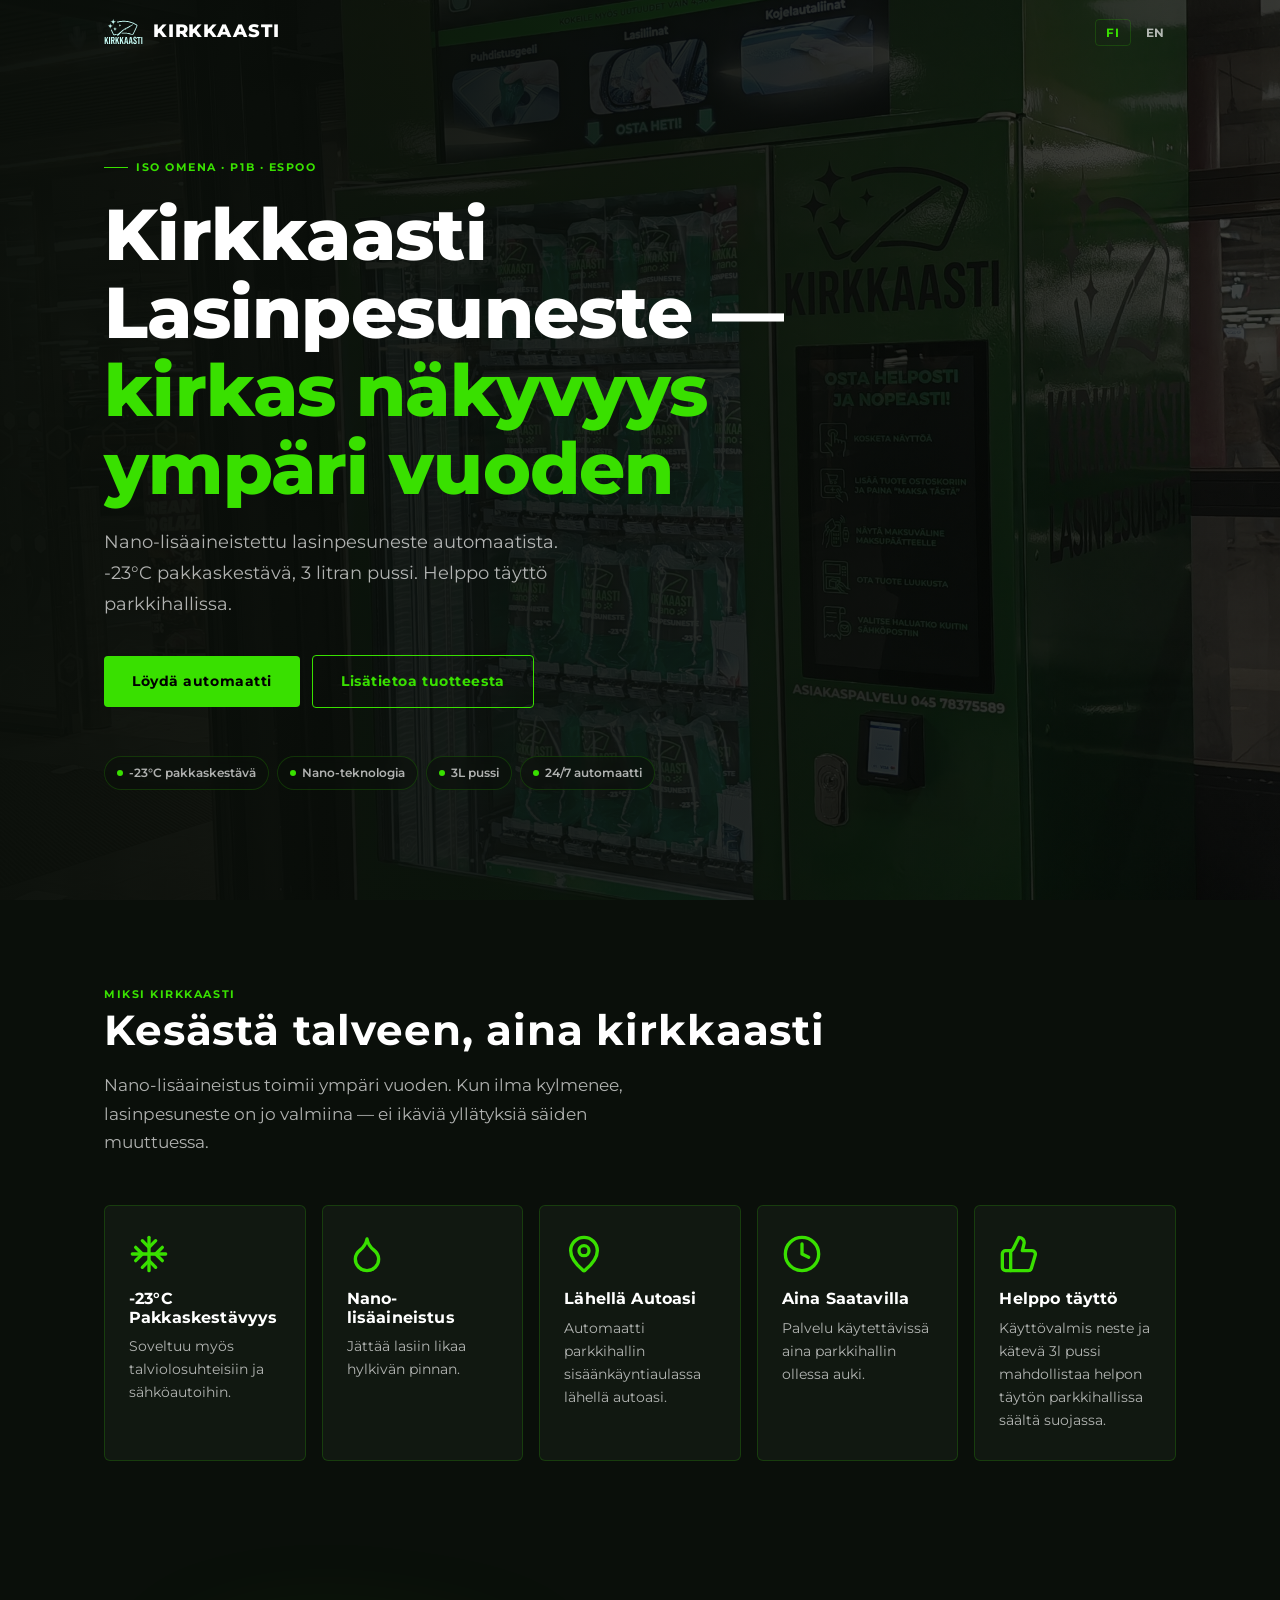
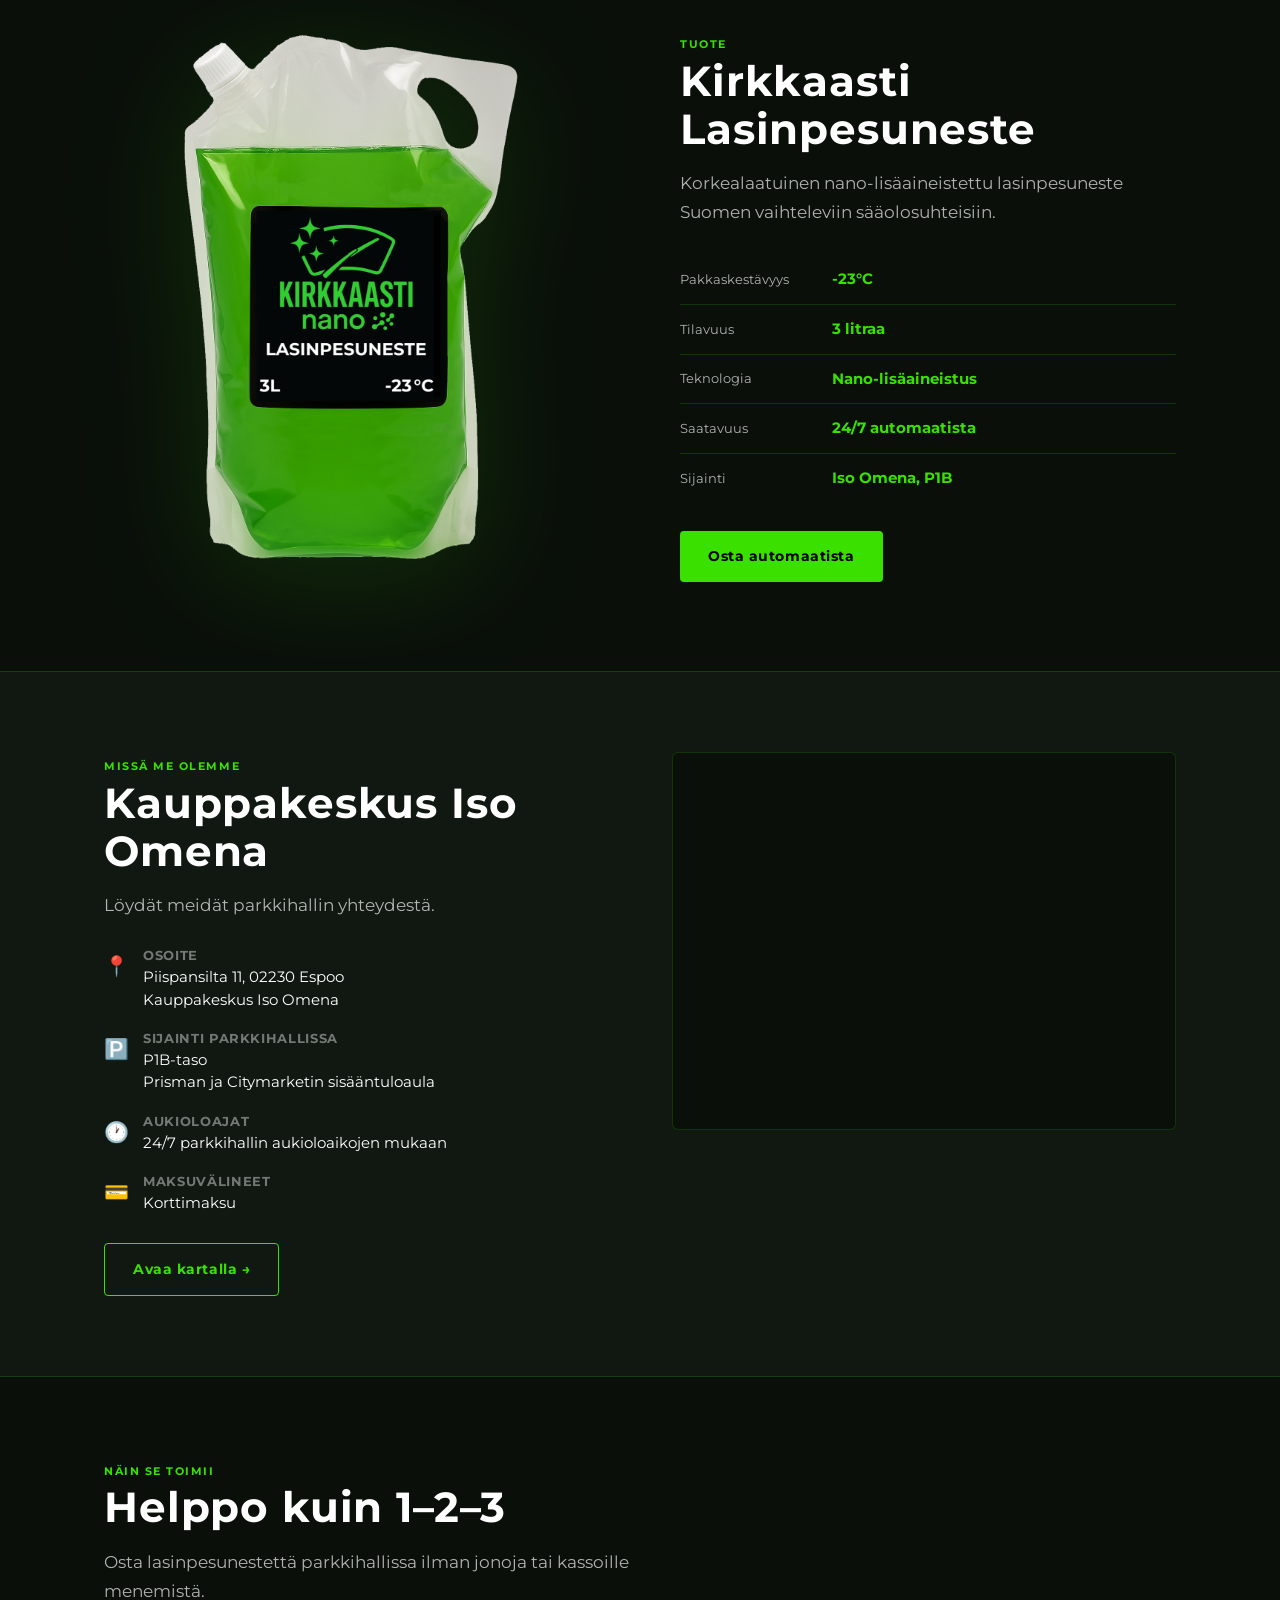
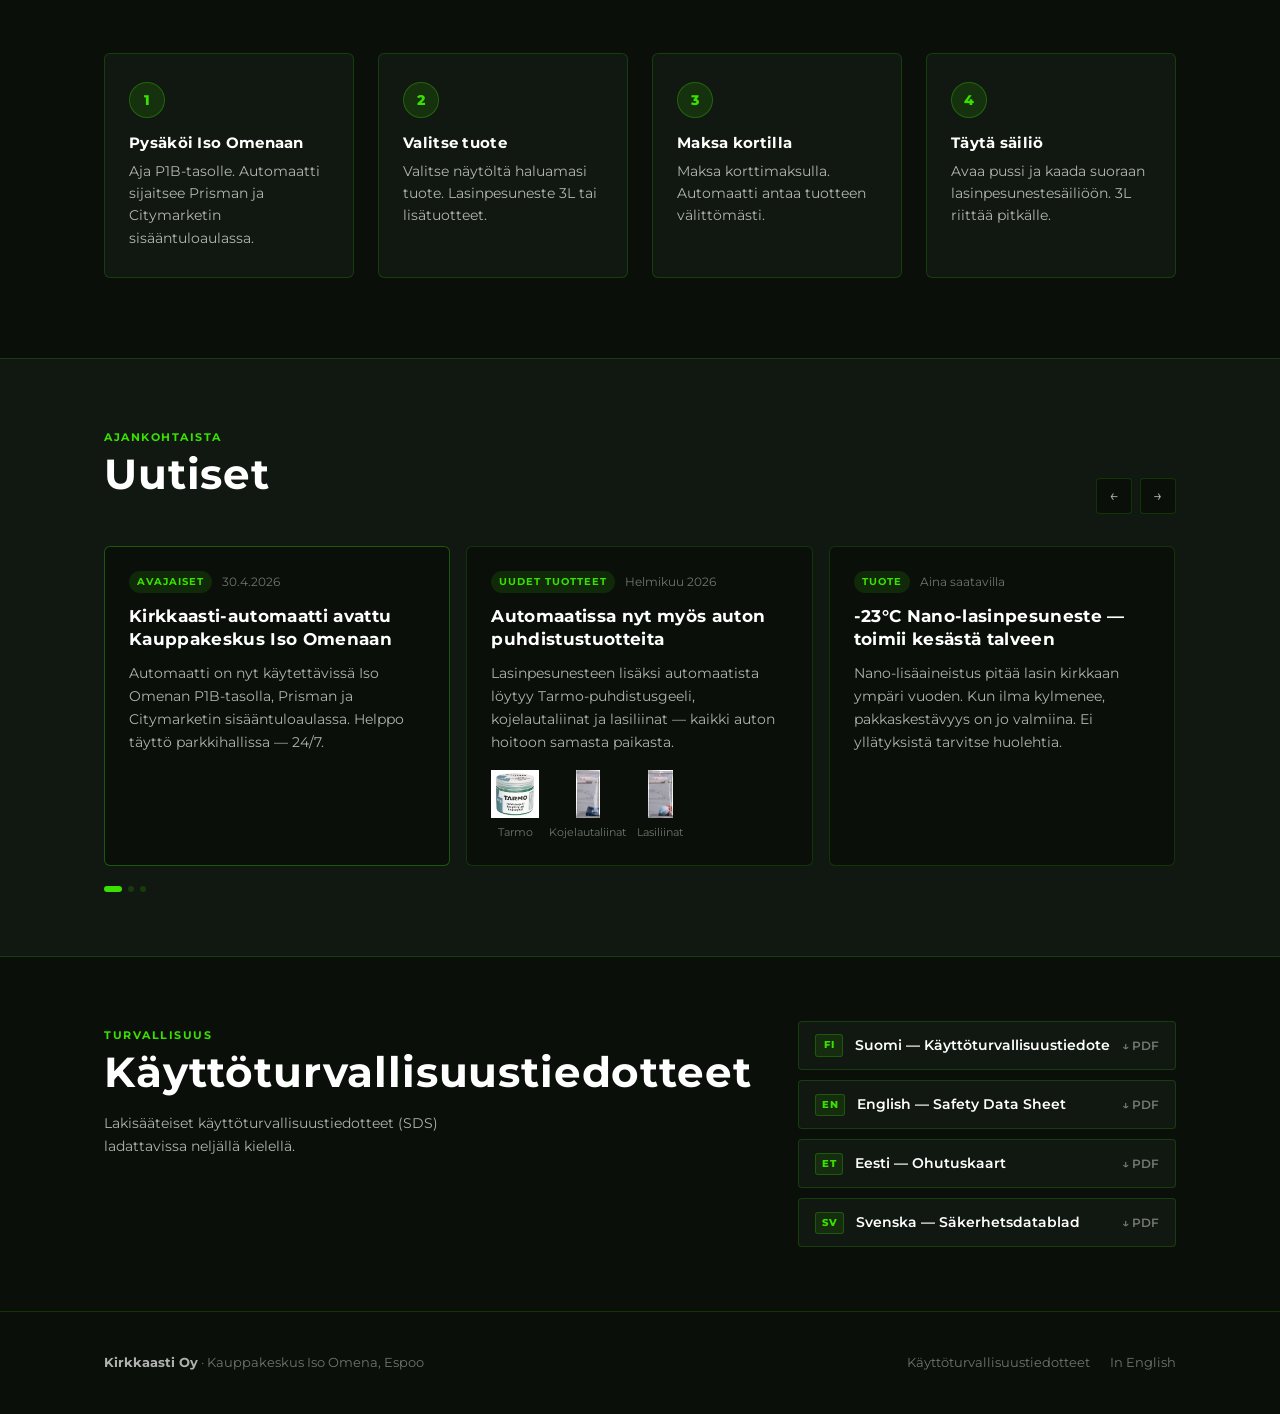
<file: index.html>
<!DOCTYPE html>
<html lang="fi">
<head>
  <meta charset="UTF-8">
  <meta name="viewport" content="width=device-width, initial-scale=1.0">

  <title>Kirkkaasti Lasinpesuneste | Automaatista Iso Omenassa | -23°C Nano</title>
  <meta name="description" content="Kirkkaasti lasinpesuneste automaatista Kauppakeskus Iso Omenassa, P1B-taso. Nano-lisäaineistettu, -23°C pakkaskestävä, 3L pussi. Helppo täyttö parkkihallissa 24/7.">
  <meta name="keywords" content="lasinpesuneste, lasinpesuneste automaatti, kirkkaasti, iso omena, nano lasinpesuneste, pakkaskestävä lasinpesuneste, -23 astetta">
  <meta name="author" content="Kirkkaasti">
  <link rel="canonical" href="https://kirkkaasti.fi/">

  <!-- Open Graph -->
  <meta property="og:type" content="website">
  <meta property="og:url" content="https://kirkkaasti.fi/">
  <meta property="og:title" content="Kirkkaasti Lasinpesuneste | Automaatista Iso Omenassa">
  <meta property="og:description" content="Lasinpesuneste automaatista Kauppakeskus Iso Omenassa. Nano-lisäaineistettu, -23°C pakkaskestävä. Helppo täyttö 24/7.">
  <meta property="og:image" content="https://kirkkaasti.fi/images/hero-automaatti.jpg">
  <meta property="og:image:width" content="1080">
  <meta property="og:image:height" content="1440">
  <meta property="og:locale" content="fi_FI">
  <meta property="og:locale:alternate" content="en_GB">
  <meta property="og:site_name" content="Kirkkaasti">

  <!-- Twitter Card -->
  <meta name="twitter:card" content="summary_large_image">
  <meta name="twitter:title" content="Kirkkaasti Lasinpesuneste | Automaatista Iso Omenassa">
  <meta name="twitter:description" content="Lasinpesuneste automaatista Iso Omenassa. Nano, -23°C, 24/7.">
  <meta name="twitter:image" content="https://kirkkaasti.fi/images/hero-automaatti.jpg">

  <!-- Alternate language -->
  <link rel="alternate" hreflang="fi" href="https://kirkkaasti.fi/">
  <link rel="alternate" hreflang="en" href="https://kirkkaasti.fi/index.en.html">
  <link rel="alternate" hreflang="x-default" href="https://kirkkaasti.fi/">

  <!-- Favicon + Apple Touch Icon -->
  <link rel="icon" type="image/svg+xml" href="favicon.svg">
  <link rel="icon" href="favicon.ico" sizes="any">
  <link rel="icon" type="image/png" href="favicon.png">
  <link rel="apple-touch-icon" href="favicon.png">

  <!-- Fonts -->
  <link rel="preconnect" href="https://fonts.googleapis.com">
  <link rel="preconnect" href="https://fonts.gstatic.com" crossorigin>
  <link href="https://fonts.googleapis.com/css2?family=Montserrat:wght@400;500;600;700;800&display=swap" rel="stylesheet">

  <link rel="stylesheet" href="css/style.css">

  <!-- Structured Data -->
  <script type="application/ld+json">
  {
    "@context": "https://schema.org",
    "@type": "Product",
    "name": "Kirkkaasti Lasinpesuneste",
    "description": "Nano-lisäaineistettu lasinpesuneste -23°C pakkaskestävyydellä. Korkealaatuinen koostumus Suomen vaihteleviin sääolosuhteisiin.",
    "brand": { "@type": "Brand", "name": "Kirkkaasti" },
    "offers": {
      "@type": "Offer",
      "availability": "https://schema.org/InStock",
      "priceCurrency": "EUR"
    },
    "aggregateRating": {
      "@type": "AggregateRating",
      "ratingValue": "5",
      "reviewCount": "1"
    },
    "additionalProperty": [
      { "@type": "PropertyValue", "name": "Pakkaskestävyys", "value": "-23°C" },
      { "@type": "PropertyValue", "name": "Tilavuus", "value": "3 litraa" },
      { "@type": "PropertyValue", "name": "Teknologia", "value": "Nano-lisäaineistus" }
    ]
  }
  </script>
  <script type="application/ld+json">
  {
    "@context": "https://schema.org",
    "@type": "LocalBusiness",
    "name": "Kirkkaasti Automaatti – Iso Omena",
    "description": "Lasinpesuneste automaatti Kauppakeskus Iso Omenan P1B-tason parkkihallissa, Prisman ja Citymarketin sisääntuloaulassa.",
    "url": "https://kirkkaasti.fi/",
    "image": "https://kirkkaasti.fi/images/hero-automaatti.jpg",
    "address": {
      "@type": "PostalAddress",
      "streetAddress": "Piispansilta 11",
      "addressLocality": "Espoo",
      "postalCode": "02230",
      "addressCountry": "FI"
    },
    "geo": {
      "@type": "GeoCoordinates",
      "latitude": 60.1608,
      "longitude": 24.7378
    },
    "openingHoursSpecification": {
      "@type": "OpeningHoursSpecification",
      "dayOfWeek": ["Monday","Tuesday","Wednesday","Thursday","Friday","Saturday","Sunday"],
      "opens": "00:00",
      "closes": "23:59"
    },
    "priceRange": "€"
  }
  </script>
  <script type="application/ld+json">
  {
    "@context": "https://schema.org",
    "@type": "FAQPage",
    "mainEntity": [
      {
        "@type": "Question",
        "name": "Missä Kirkkaasti automaatti sijaitsee?",
        "acceptedAnswer": {
          "@type": "Answer",
          "text": "Kirkkaasti automaatti sijaitsee Kauppakeskus Iso Omenan P1B-tason parkkihallissa, Prisman ja Citymarketin sisääntuloaulassa. Osoite: Piispansilta 11, 02230 Espoo."
        }
      },
      {
        "@type": "Question",
        "name": "Mikä on lasinpesunesteen pakkaskestävyys?",
        "acceptedAnswer": {
          "@type": "Answer",
          "text": "Kirkkaasti lasinpesuneste kestää -23°C pakkasta, joten se soveltuu Suomen talviolosuhteisiin."
        }
      },
      {
        "@type": "Question",
        "name": "Kuinka suuri pussi lasinpesunestettä on?",
        "acceptedAnswer": {
          "@type": "Answer",
          "text": "Lasinpesuneste toimitetaan kätevästi 3 litran pussissa."
        }
      },
      {
        "@type": "Question",
        "name": "Milloin automaatti on auki?",
        "acceptedAnswer": {
          "@type": "Answer",
          "text": "Automaatti on käytettävissä 24/7 parkkihallin aukioloaikojen mukaan."
        }
      }
    ]
  }
  </script>

  <!-- Google Analytics -->
  <script async src="https://www.googletagmanager.com/gtag/js?id=G-QR4JTTKKS5"></script>
  <script>
    window.dataLayer = window.dataLayer || [];
    function gtag(){dataLayer.push(arguments);}
    gtag('js', new Date());
    gtag('config', 'G-QR4JTTKKS5');
  </script>
</head>
<body>

  <!-- HEADER -->
  <header id="site-header">
    <div class="header-inner">
      <a href="#" class="logo">
        <img src="images/logo.svg" alt="Kirkkaasti logo">
        <span class="logo-text">Kirkkaasti</span>
      </a>
      <div class="lang-switch">
        <button class="lang-btn active" onclick="window.location.href='index.html'">FI</button>
        <button class="lang-btn" onclick="window.location.href='index.en.html'">EN</button>
      </div>
    </div>
  </header>

  <main>

    <!-- HERO -->
    <section class="hero">
      <div class="hero-bg">
        <img src="images/hero-automaatti.jpg" alt="Kirkkaasti lasinpesuneste automaatti Iso Omenassa">
      </div>
      <div class="hero-content">
        <div class="hero-eyebrow">Iso Omena · P1B · Espoo</div>
        <h1>Kirkkaasti Lasinpesuneste —<br><span>kirkas näkyvyys ympäri vuoden</span></h1>
        <p class="hero-sub">
          Nano-lisäaineistettu lasinpesuneste automaatista. -23°C pakkaskestävä,
          3 litran pussi. Helppo täyttö parkkihallissa.
        </p>
        <div class="hero-cta">
          <a href="#sijainti" class="btn btn-primary">Löydä automaatti</a>
          <a href="#tuote" class="btn btn-outline">Lisätietoa tuotteesta</a>
        </div>
        <div class="hero-badges">
          <span class="badge"><span class="dot"></span>-23°C pakkaskestävä</span>
          <span class="badge"><span class="dot"></span>Nano-teknologia</span>
          <span class="badge"><span class="dot"></span>3L pussi</span>
          <span class="badge"><span class="dot"></span>24/7 automaatti</span>
        </div>
      </div>
    </section>

    <!-- FEATURES -->
    <section class="features">
      <div class="container">
        <div class="reveal">
          <span class="section-label">Miksi Kirkkaasti</span>
          <h2 class="section-title">Kesästä talveen, aina kirkkaasti</h2>
          <p class="section-lead">Nano-lisäaineistus toimii ympäri vuoden. Kun ilma kylmenee, lasinpesuneste on jo valmiina — ei ikäviä yllätyksiä säiden muuttuessa.</p>
        </div>
        <div class="features-grid">
          <div class="feature-card reveal">
            <div class="feature-icon">
              <svg xmlns="http://www.w3.org/2000/svg" viewBox="0 0 24 24" fill="none" stroke="currentColor" stroke-width="2" stroke-linecap="round" stroke-linejoin="round"><line x1="2" x2="22" y1="12" y2="12"/><line x1="12" x2="12" y1="2" y2="22"/><path d="m20 16-4-4 4-4"/><path d="m4 8 4 4-4 4"/><path d="m16 4-4 4-4-4"/><path d="m8 20 4-4 4 4"/></svg>
            </div>
            <h3>-23°C Pakkaskestävyys</h3>
            <p>Soveltuu myös talviolosuhteisiin ja sähköautoihin.</p>
          </div>
          <div class="feature-card reveal">
            <div class="feature-icon">
              <svg xmlns="http://www.w3.org/2000/svg" viewBox="0 0 24 24" fill="none" stroke="currentColor" stroke-width="2" stroke-linecap="round" stroke-linejoin="round"><path d="M12 22a7 7 0 0 0 7-7c0-2-1-3.9-3-5.5s-3.5-4-4-6.5c-.5 2.5-2 4.9-4 6.5C6 11.1 5 13 5 15a7 7 0 0 0 7 7z"/></svg>
            </div>
            <h3>Nano-lisäaineistus</h3>
            <p>Jättää lasiin likaa hylkivän pinnan.</p>
          </div>
          <div class="feature-card reveal">
            <div class="feature-icon">
              <svg xmlns="http://www.w3.org/2000/svg" viewBox="0 0 24 24" fill="none" stroke="currentColor" stroke-width="2" stroke-linecap="round" stroke-linejoin="round"><path d="M20 10c0 4.993-5.539 10.193-7.399 11.799a1 1 0 0 1-1.202 0C9.539 20.193 4 14.993 4 10a8 8 0 0 1 16 0"/><circle cx="12" cy="10" r="3"/></svg>
            </div>
            <h3>Lähellä Autoasi</h3>
            <p>Automaatti parkkihallin sisäänkäyntiaulassa lähellä autoasi.</p>
          </div>
          <div class="feature-card reveal">
            <div class="feature-icon">
              <svg xmlns="http://www.w3.org/2000/svg" viewBox="0 0 24 24" fill="none" stroke="currentColor" stroke-width="2" stroke-linecap="round" stroke-linejoin="round"><circle cx="12" cy="12" r="10"/><polyline points="12 6 12 12 16 14"/></svg>
            </div>
            <h3>Aina Saatavilla</h3>
            <p>Palvelu käytettävissä aina parkkihallin ollessa auki.</p>
          </div>
          <div class="feature-card reveal">
            <div class="feature-icon">
              <svg xmlns="http://www.w3.org/2000/svg" viewBox="0 0 24 24" fill="none" stroke="currentColor" stroke-width="2" stroke-linecap="round" stroke-linejoin="round"><path d="M7 10v12"/><path d="M15 5.88 14 10h5.83a2 2 0 0 1 1.92 2.56l-2.33 8A2 2 0 0 1 17.5 22H4a2 2 0 0 1-2-2v-8a2 2 0 0 1 2-2h2.76a2 2 0 0 0 1.79-1.11L12 2a3.13 3.13 0 0 1 3 3.88Z"/></svg>
            </div>
            <h3>Helppo täyttö</h3>
            <p>Käyttövalmis neste ja kätevä 3l pussi mahdollistaa helpon täytön parkkihallissa säältä suojassa.</p>
          </div>
        </div>
      </div>
    </section>

    <!-- PRODUCT -->
    <section class="product" id="tuote">
      <div class="container">
        <div class="product-inner">
          <div class="product-image reveal">
            <img src="images/pussi.png" alt="Kirkkaasti lasinpesuneste 3L pussi">
          </div>
          <div class="product-info reveal">
            <span class="section-label">Tuote</span>
            <h2 class="section-title">Kirkkaasti Lasinpesuneste</h2>
            <p class="section-lead">Korkealaatuinen nano-lisäaineistettu lasinpesuneste Suomen vaihteleviin sääolosuhteisiin.</p>
            <ul class="product-specs">
              <li>
                <span class="spec-label">Pakkaskestävyys</span>
                <span class="spec-value">-23°C</span>
              </li>
              <li>
                <span class="spec-label">Tilavuus</span>
                <span class="spec-value">3 litraa</span>
              </li>
              <li>
                <span class="spec-label">Teknologia</span>
                <span class="spec-value">Nano-lisäaineistus</span>
              </li>
              <li>
                <span class="spec-label">Saatavuus</span>
                <span class="spec-value">24/7 automaatista</span>
              </li>
              <li>
                <span class="spec-label">Sijainti</span>
                <span class="spec-value">Iso Omena, P1B</span>
              </li>
            </ul>
            <a href="#sijainti" class="btn btn-primary">Osta automaatista</a>
          </div>
        </div>
      </div>
    </section>

    <!-- LOCATION -->
    <section class="location" id="sijainti">
      <div class="container">
        <div class="location-inner">
          <div class="reveal">
            <span class="section-label">Missä me olemme</span>
            <h2 class="section-title">Kauppakeskus Iso Omena</h2>
            <p class="section-lead">Löydät meidät parkkihallin yhteydestä.</p>
            <div class="location-details">
              <div class="location-item">
                <span class="location-item-icon">📍</span>
                <div>
                  <h4>Osoite</h4>
                  <p>Piispansilta 11, 02230 Espoo<br>Kauppakeskus Iso Omena</p>
                </div>
              </div>
              <div class="location-item">
                <span class="location-item-icon">🅿️</span>
                <div>
                  <h4>Sijainti parkkihallissa</h4>
                  <p>P1B-taso<br>Prisman ja Citymarketin sisääntuloaula</p>
                </div>
              </div>
              <div class="location-item">
                <span class="location-item-icon">🕐</span>
                <div>
                  <h4>Aukioloajat</h4>
                  <p>24/7 parkkihallin aukioloaikojen mukaan</p>
                </div>
              </div>
              <div class="location-item">
                <span class="location-item-icon">💳</span>
                <div>
                  <h4>Maksuvälineet</h4>
                  <p>Korttimaksu</p>
                </div>
              </div>
            </div>
            <a href="https://maps.app.goo.gl/jNwi1XPRo1dgmxSBA" target="_blank" rel="noopener" class="btn btn-outline">Avaa kartalla →</a>
          </div>
          <div class="map-container reveal">
            <iframe
              src="https://www.google.com/maps/embed?pb=!1m18!1m12!1m3!1d1984.5!2d24.7378!3d60.1608!2m3!1f0!2f0!3f0!3m2!1i1024!2i768!4f13.1!3m3!1m2!1s0x468df5e4a3f2c0b7%3A0x1234567890!2sIso+Omena%2C+Piispansilta+11%2C+Espoo!5e0!3m2!1sfi!2sfi!4v1746000000000!5m2!1sfi!2sfi"
              allowfullscreen=""
              loading="lazy"
              referrerpolicy="no-referrer-when-downgrade"
              title="Kirkkaasti automaatti – Iso Omena kartta">
            </iframe>
          </div>
        </div>
      </div>
    </section>

    <!-- HOW IT WORKS -->
    <section class="how" id="kayttoohje">
      <div class="container">
        <div class="reveal">
          <span class="section-label">Näin se toimii</span>
          <h2 class="section-title">Helppo kuin 1–2–3</h2>
          <p class="section-lead">Osta lasinpesunestettä parkkihallissa ilman jonoja tai kassoille menemistä.</p>
        </div>
        <div class="steps">
          <div class="step reveal">
            <h3>Pysäköi Iso Omenaan</h3>
            <p>Aja P1B-tasolle. Automaatti sijaitsee Prisman ja Citymarketin sisääntuloaulassa.</p>
          </div>
          <div class="step reveal">
            <h3>Valitse tuote</h3>
            <p>Valitse näytöltä haluamasi tuote. Lasinpesuneste 3L tai lisätuotteet.</p>
          </div>
          <div class="step reveal">
            <h3>Maksa kortilla</h3>
            <p>Maksa korttimaksulla. Automaatti antaa tuotteen välittömästi.</p>
          </div>
          <div class="step reveal">
            <h3>Täytä säiliö</h3>
            <p>Avaa pussi ja kaada suoraan lasinpesunestesäiliöön. 3L riittää pitkälle.</p>
          </div>
        </div>
      </div>
    </section>

    <!-- AJANKOHTAISTA -->
    <section class="ajankohtaista" id="ajankohtaista">
      <div class="container">
        <div class="ajankohtaista-header reveal">
          <div>
            <span class="section-label">Ajankohtaista</span>
            <h2 class="section-title">Uutiset</h2>
          </div>
          <div class="news-nav" aria-label="Selaa uutisia">
            <button class="news-nav-btn" id="news-prev" aria-label="Edellinen">&#8592;</button>
            <button class="news-nav-btn" id="news-next" aria-label="Seuraava">&#8594;</button>
          </div>
        </div>
        <div class="news-track-wrap reveal">
          <div class="news-track" id="news-track">

            <article class="news-card featured">
              <div class="news-card-meta">
                <span class="news-card-tag">Avajaiset</span>
                <span class="news-card-date">30.4.2026</span>
              </div>
              <h3>Kirkkaasti-automaatti avattu Kauppakeskus Iso Omenaan</h3>
              <p>Automaatti on nyt käytettävissä Iso Omenan P1B-tasolla, Prisman ja Citymarketin sisääntuloaulassa. Helppo täyttö parkkihallissa — 24/7.</p>
            </article>

            <article class="news-card">
              <div class="news-card-meta">
                <span class="news-card-tag">Uudet tuotteet</span>
                <span class="news-card-date">Helmikuu 2026</span>
              </div>
              <h3>Automaatissa nyt myös auton puhdistustuotteita</h3>
              <p>Lasinpesunesteen lisäksi automaatista löytyy Tarmo-puhdistusgeeli, kojelautaliinat ja lasiliinat — kaikki auton hoitoon samasta paikasta.</p>
              <div class="news-card-products">
                <div class="news-card-product">
                  <img src="images/tarmo.png" alt="Tarmo">
                  <span>Tarmo</span>
                </div>
                <div class="news-card-product">
                  <img src="images/kojelautaliinat.png" alt="Kojelautaliinat">
                  <span>Kojelautaliinat</span>
                </div>
                <div class="news-card-product">
                  <img src="images/lasiliinat.png" alt="Lasiliinat">
                  <span>Lasiliinat</span>
                </div>
              </div>
            </article>

            <article class="news-card">
              <div class="news-card-meta">
                <span class="news-card-tag">Tuote</span>
                <span class="news-card-date">Aina saatavilla</span>
              </div>
              <h3>-23°C Nano-lasinpesuneste — toimii kesästä talveen</h3>
              <p>Nano-lisäaineistus pitää lasin kirkkaan ympäri vuoden. Kun ilma kylmenee, pakkaskestävyys on jo valmiina. Ei yllätyksistä tarvitse huolehtia.</p>
            </article>

          </div>
        </div>
        <div class="news-dots" id="news-dots" aria-label="Uutisten navigointi"></div>
      </div>
    </section>

    <!-- KTT -->
    <section class="ktt" id="ktt">
      <div class="container">
        <div class="ktt-inner">
          <div class="ktt-text reveal">
            <span class="section-label">Turvallisuus</span>
            <h2 class="section-title">Käyttöturvallisuustiedotteet</h2>
            <p>Lakisääteiset käyttöturvallisuustiedotteet (SDS) ladattavissa neljällä kielellä.</p>
          </div>
          <div class="ktt-links reveal">
            <a href="ktt/SDS_FIN.pdf" class="ktt-link" target="_blank" rel="noopener">
              <span class="ktt-link-flag">FI</span>
              Suomi — Käyttöturvallisuustiedote
              <span class="ktt-link-arrow">↓ PDF</span>
            </a>
            <a href="ktt/SDS_ENG.pdf" class="ktt-link" target="_blank" rel="noopener">
              <span class="ktt-link-flag">EN</span>
              English — Safety Data Sheet
              <span class="ktt-link-arrow">↓ PDF</span>
            </a>
            <a href="ktt/SDS_EST.pdf" class="ktt-link" target="_blank" rel="noopener">
              <span class="ktt-link-flag">ET</span>
              Eesti — Ohutuskaart
              <span class="ktt-link-arrow">↓ PDF</span>
            </a>
            <a href="ktt/SDS_SWE.pdf" class="ktt-link" target="_blank" rel="noopener">
              <span class="ktt-link-flag">SV</span>
              Svenska — Säkerhetsdatablad
              <span class="ktt-link-arrow">↓ PDF</span>
            </a>
          </div>
        </div>
      </div>
    </section>

  </main>

  <!-- FOOTER -->
  <footer>
    <div class="container">
      <div class="footer-inner">
        <div class="footer-brand">
          <strong>Kirkkaasti Oy</strong> · Kauppakeskus Iso Omena, Espoo
        </div>
        <nav class="footer-links">
          <a href="#ktt">Käyttöturvallisuustiedotteet</a>
          <a href="index.en.html">In English</a>
        </nav>
      </div>
    </div>
  </footer>

  <script src="js/main.js"></script>
</body>
</html>
</file>
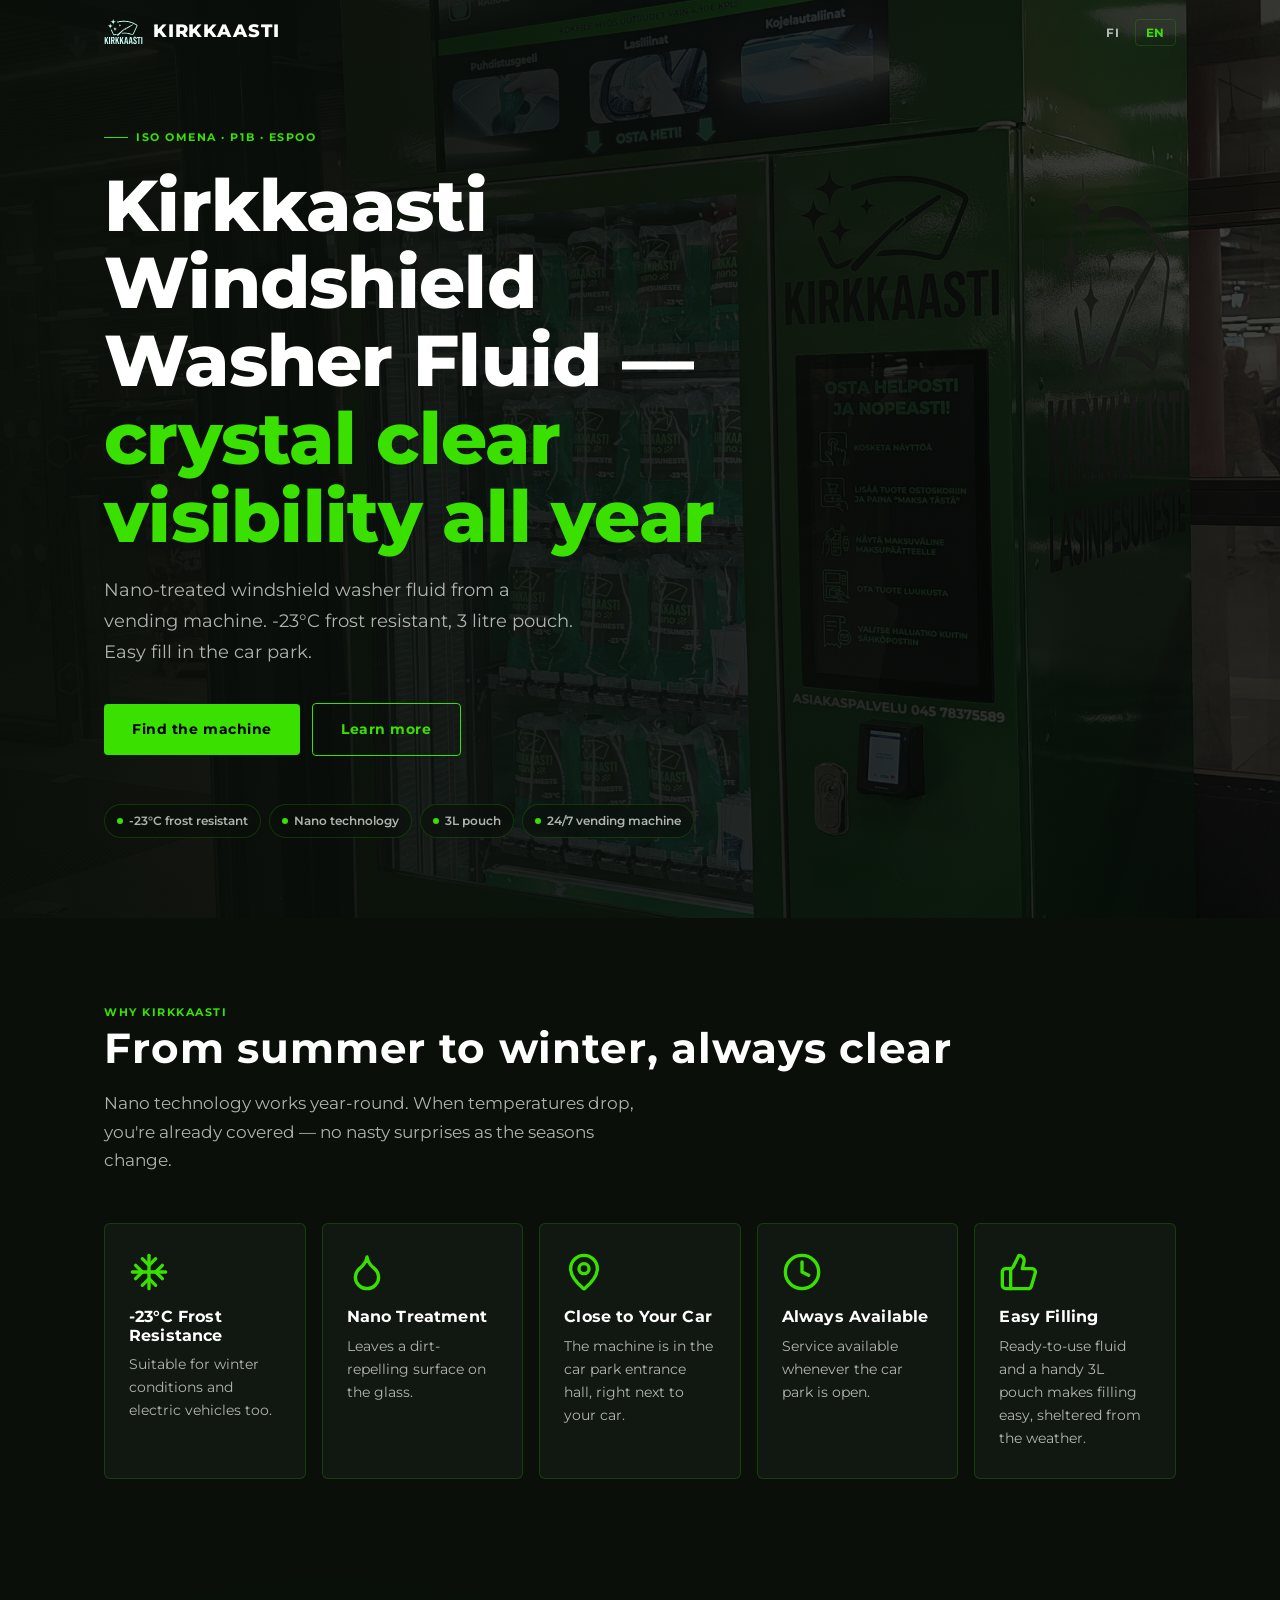
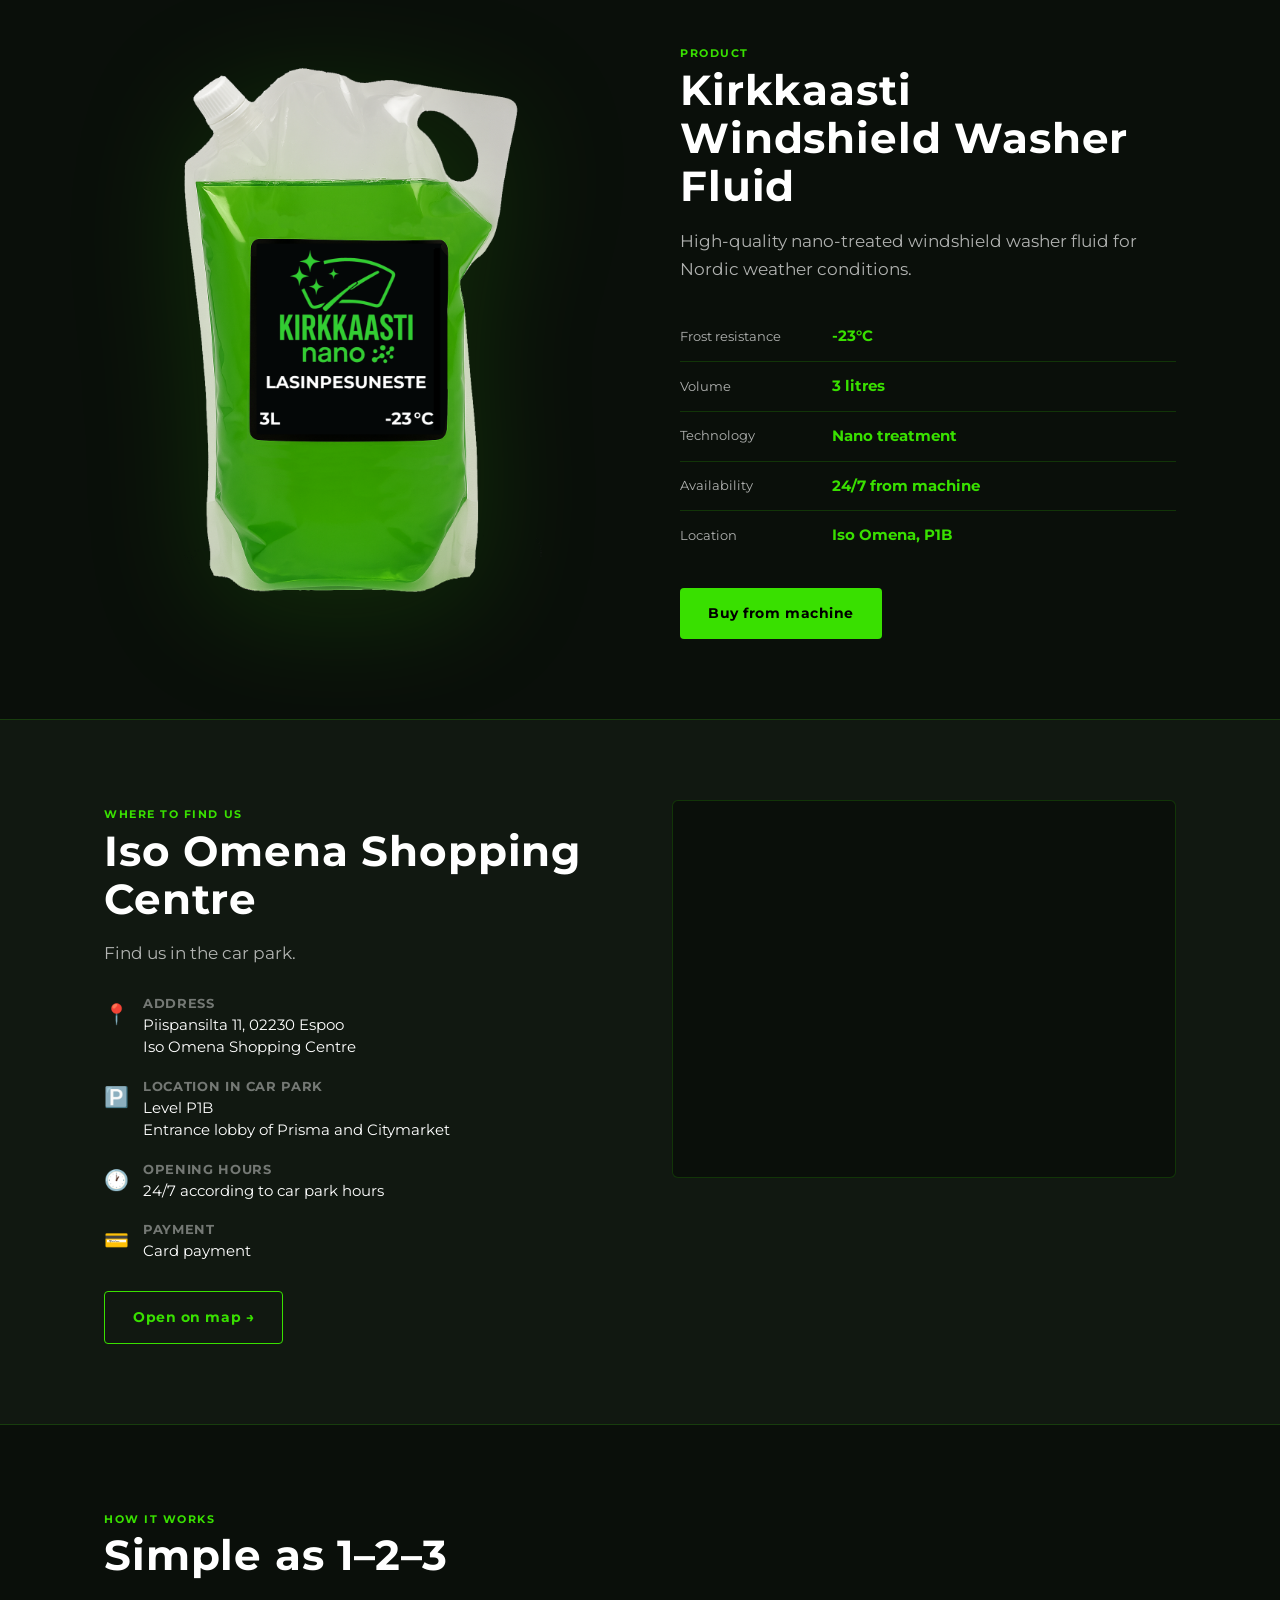
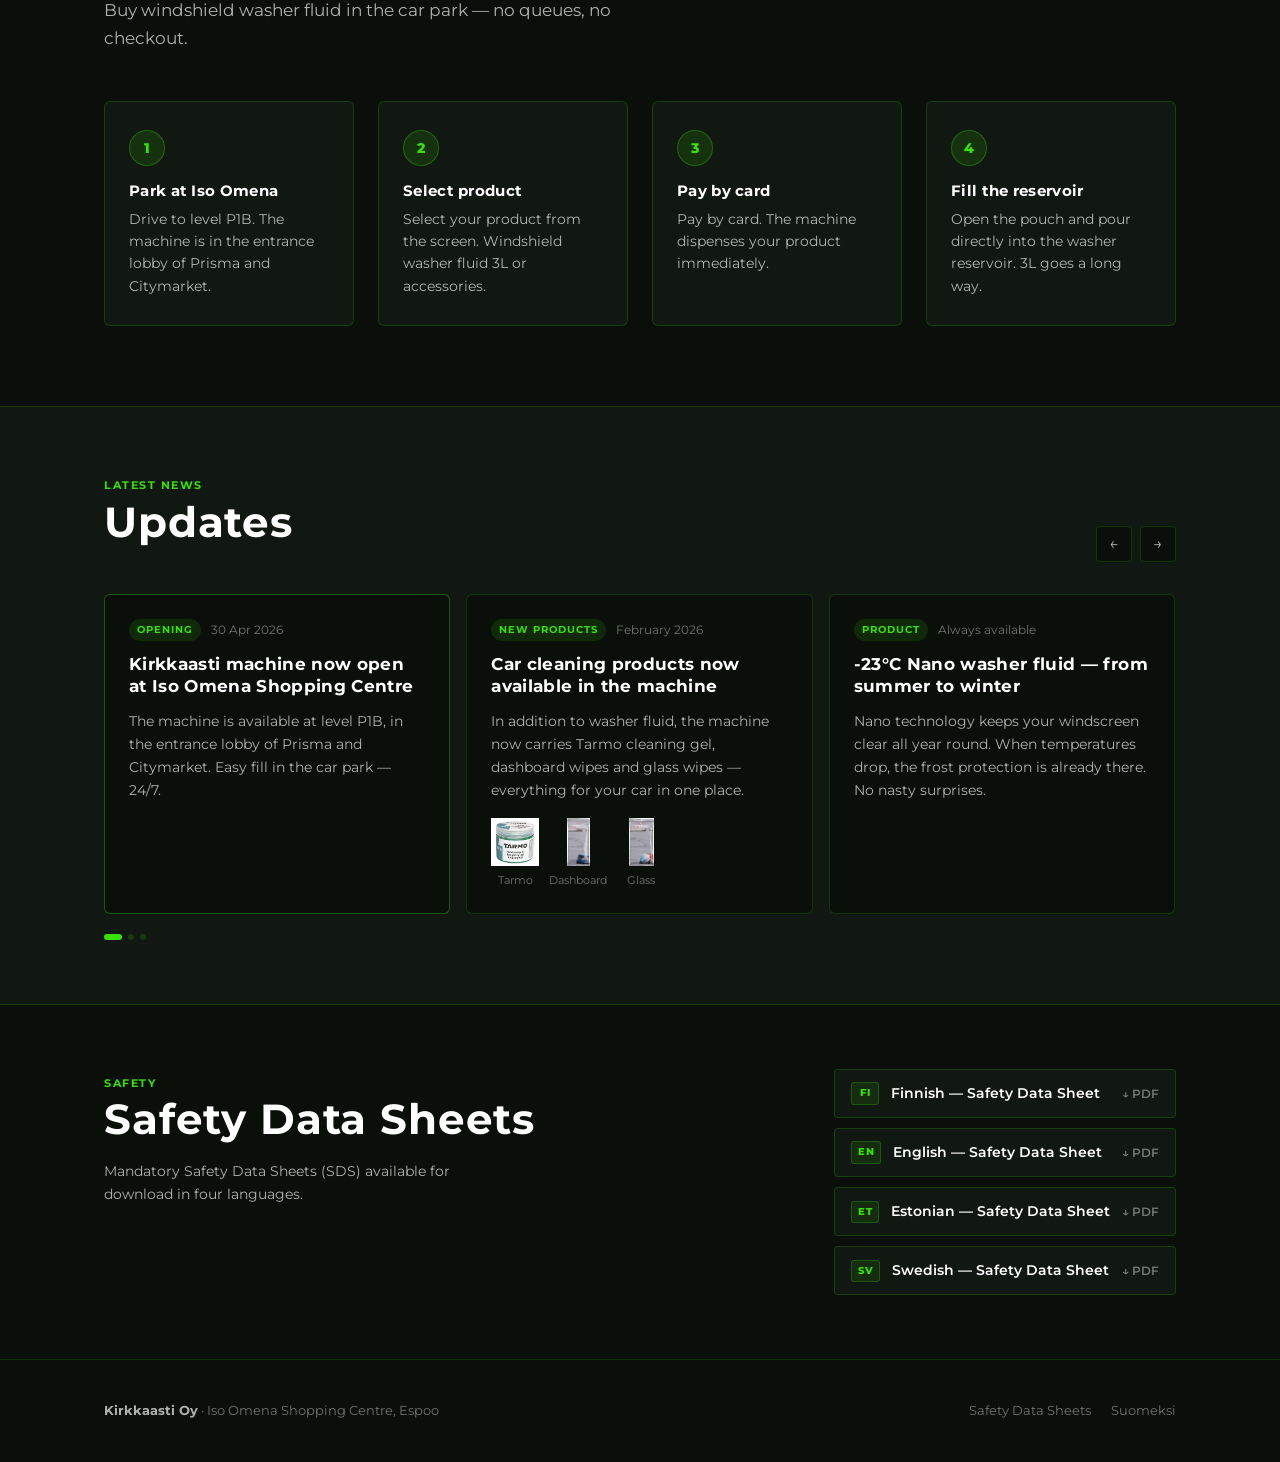
<file: index.en.html>
<!DOCTYPE html>
<html lang="en">
<head>
  <meta charset="UTF-8">
  <meta name="viewport" content="width=device-width, initial-scale=1.0">

  <title>Kirkkaasti Windshield Washer Fluid | Vending Machine at Iso Omena | -23°C Nano</title>
  <meta name="description" content="Kirkkaasti windshield washer fluid from a vending machine at Iso Omena Shopping Centre, level P1B. Nano-treated, -23°C frost resistant, 3L pouch. Easy fill in the car park 24/7.">
  <meta name="keywords" content="windshield washer fluid, washer fluid machine, kirkkaasti, iso omena, nano washer fluid, frost resistant washer, -23 degrees">
  <meta name="author" content="Kirkkaasti">
  <link rel="canonical" href="https://kirkkaasti.fi/index.en.html">

  <!-- Open Graph -->
  <meta property="og:type" content="website">
  <meta property="og:url" content="https://kirkkaasti.fi/index.en.html">
  <meta property="og:title" content="Kirkkaasti Windshield Washer Fluid | Vending Machine at Iso Omena">
  <meta property="og:description" content="Windshield washer fluid from a vending machine at Iso Omena Shopping Centre. Nano-treated, -23°C frost resistant. Easy fill 24/7.">
  <meta property="og:image" content="https://kirkkaasti.fi/images/hero-automaatti.jpg">
  <meta property="og:image:width" content="1080">
  <meta property="og:image:height" content="1440">
  <meta property="og:locale" content="en_GB">
  <meta property="og:locale:alternate" content="fi_FI">
  <meta property="og:site_name" content="Kirkkaasti">

  <!-- Twitter Card -->
  <meta name="twitter:card" content="summary_large_image">
  <meta name="twitter:title" content="Kirkkaasti Windshield Washer Fluid | Vending Machine at Iso Omena">
  <meta name="twitter:description" content="Windshield washer fluid from a vending machine at Iso Omena. Nano, -23°C, 24/7.">
  <meta name="twitter:image" content="https://kirkkaasti.fi/images/hero-automaatti.jpg">

  <!-- Alternate language -->
  <link rel="alternate" hreflang="fi" href="https://kirkkaasti.fi/">
  <link rel="alternate" hreflang="en" href="https://kirkkaasti.fi/index.en.html">
  <link rel="alternate" hreflang="x-default" href="https://kirkkaasti.fi/">

  <!-- Favicon + Apple Touch Icon -->
  <link rel="icon" type="image/svg+xml" href="favicon.svg">
  <link rel="icon" href="favicon.ico" sizes="any">
  <link rel="icon" type="image/png" href="favicon.png">
  <link rel="apple-touch-icon" href="favicon.png">

  <!-- Fonts -->
  <link rel="preconnect" href="https://fonts.googleapis.com">
  <link rel="preconnect" href="https://fonts.gstatic.com" crossorigin>
  <link href="https://fonts.googleapis.com/css2?family=Montserrat:wght@400;500;600;700;800&display=swap" rel="stylesheet">

  <link rel="stylesheet" href="css/style.css">

  <!-- Structured Data -->
  <script type="application/ld+json">
  {
    "@context": "https://schema.org",
    "@type": "Product",
    "name": "Kirkkaasti Windshield Washer Fluid",
    "description": "Nano-treated windshield washer fluid with -23°C frost resistance. High-quality formula for Nordic weather conditions.",
    "brand": { "@type": "Brand", "name": "Kirkkaasti" },
    "offers": {
      "@type": "Offer",
      "availability": "https://schema.org/InStock",
      "priceCurrency": "EUR"
    },
    "aggregateRating": {
      "@type": "AggregateRating",
      "ratingValue": "5",
      "reviewCount": "1"
    },
    "additionalProperty": [
      { "@type": "PropertyValue", "name": "Frost resistance", "value": "-23°C" },
      { "@type": "PropertyValue", "name": "Volume", "value": "3 litres" },
      { "@type": "PropertyValue", "name": "Technology", "value": "Nano treatment" }
    ]
  }
  </script>
  <script type="application/ld+json">
  {
    "@context": "https://schema.org",
    "@type": "LocalBusiness",
    "name": "Kirkkaasti Machine – Iso Omena",
    "description": "Windshield washer fluid vending machine at Iso Omena Shopping Centre, level P1B car park, in the entrance lobby of Prisma and Citymarket.",
    "url": "https://kirkkaasti.fi/index.en.html",
    "image": "https://kirkkaasti.fi/images/hero-automaatti.jpg",
    "address": {
      "@type": "PostalAddress",
      "streetAddress": "Piispansilta 11",
      "addressLocality": "Espoo",
      "postalCode": "02230",
      "addressCountry": "FI"
    },
    "geo": {
      "@type": "GeoCoordinates",
      "latitude": 60.1608,
      "longitude": 24.7378
    },
    "openingHoursSpecification": {
      "@type": "OpeningHoursSpecification",
      "dayOfWeek": ["Monday","Tuesday","Wednesday","Thursday","Friday","Saturday","Sunday"],
      "opens": "00:00",
      "closes": "23:59"
    },
    "priceRange": "€"
  }
  </script>
  <script type="application/ld+json">
  {
    "@context": "https://schema.org",
    "@type": "FAQPage",
    "mainEntity": [
      {
        "@type": "Question",
        "name": "Where is the Kirkkaasti vending machine located?",
        "acceptedAnswer": {
          "@type": "Answer",
          "text": "The Kirkkaasti vending machine is located at Iso Omena Shopping Centre, level P1B car park, in the entrance lobby of Prisma and Citymarket. Address: Piispansilta 11, 02230 Espoo."
        }
      },
      {
        "@type": "Question",
        "name": "What is the frost resistance of the windshield washer fluid?",
        "acceptedAnswer": {
          "@type": "Answer",
          "text": "Kirkkaasti windshield washer fluid is resistant to -23°C frost, making it suitable for Nordic winter conditions."
        }
      },
      {
        "@type": "Question",
        "name": "How large is the windshield washer fluid pouch?",
        "acceptedAnswer": {
          "@type": "Answer",
          "text": "The windshield washer fluid is conveniently supplied in a 3 litre pouch."
        }
      },
      {
        "@type": "Question",
        "name": "When is the vending machine open?",
        "acceptedAnswer": {
          "@type": "Answer",
          "text": "The vending machine is available 24/7 according to the car park opening hours."
        }
      }
    ]
  }
  </script>

  <!-- Google Analytics -->
  <script async src="https://www.googletagmanager.com/gtag/js?id=G-QR4JTTKKS5"></script>
  <script>
    window.dataLayer = window.dataLayer || [];
    function gtag(){dataLayer.push(arguments);}
    gtag('js', new Date());
    gtag('config', 'G-QR4JTTKKS5');
  </script>
</head>
<body>

  <!-- HEADER -->
  <header id="site-header">
    <div class="header-inner">
      <a href="#" class="logo">
        <img src="images/logo.svg" alt="Kirkkaasti logo">
        <span class="logo-text">Kirkkaasti</span>
      </a>
      <div class="lang-switch">
        <button class="lang-btn" onclick="window.location.href='index.html'">FI</button>
        <button class="lang-btn active" onclick="window.location.href='index.en.html'">EN</button>
      </div>
    </div>
  </header>

  <main>

    <!-- HERO -->
    <section class="hero">
      <div class="hero-bg">
        <img src="images/hero-automaatti.jpg" alt="Kirkkaasti windshield washer fluid vending machine at Iso Omena">
      </div>
      <div class="hero-content">
        <div class="hero-eyebrow">ISO OMENA · P1B · ESPOO</div>
        <h1>Kirkkaasti Windshield Washer Fluid —<br><span>crystal clear visibility all year</span></h1>
        <p class="hero-sub">
          Nano-treated windshield washer fluid from a vending machine. -23°C frost resistant,
          3 litre pouch. Easy fill in the car park.
        </p>
        <div class="hero-cta">
          <a href="#sijainti" class="btn btn-primary">Find the machine</a>
          <a href="#tuote" class="btn btn-outline">Learn more</a>
        </div>
        <div class="hero-badges">
          <span class="badge"><span class="dot"></span>-23°C frost resistant</span>
          <span class="badge"><span class="dot"></span>Nano technology</span>
          <span class="badge"><span class="dot"></span>3L pouch</span>
          <span class="badge"><span class="dot"></span>24/7 vending machine</span>
        </div>
      </div>
    </section>

    <!-- FEATURES -->
    <section class="features">
      <div class="container">
        <div class="reveal">
          <span class="section-label">Why Kirkkaasti</span>
          <h2 class="section-title">From summer to winter, always clear</h2>
          <p class="section-lead">Nano technology works year-round. When temperatures drop, you're already covered — no nasty surprises as the seasons change.</p>
        </div>
        <div class="features-grid">
          <div class="feature-card reveal">
            <div class="feature-icon">
              <svg xmlns="http://www.w3.org/2000/svg" viewBox="0 0 24 24" fill="none" stroke="currentColor" stroke-width="2" stroke-linecap="round" stroke-linejoin="round"><line x1="2" x2="22" y1="12" y2="12"/><line x1="12" x2="12" y1="2" y2="22"/><path d="m20 16-4-4 4-4"/><path d="m4 8 4 4-4 4"/><path d="m16 4-4 4-4-4"/><path d="m8 20 4-4 4 4"/></svg>
            </div>
            <h3>-23°C Frost Resistance</h3>
            <p>Suitable for winter conditions and electric vehicles too.</p>
          </div>
          <div class="feature-card reveal">
            <div class="feature-icon">
              <svg xmlns="http://www.w3.org/2000/svg" viewBox="0 0 24 24" fill="none" stroke="currentColor" stroke-width="2" stroke-linecap="round" stroke-linejoin="round"><path d="M12 22a7 7 0 0 0 7-7c0-2-1-3.9-3-5.5s-3.5-4-4-6.5c-.5 2.5-2 4.9-4 6.5C6 11.1 5 13 5 15a7 7 0 0 0 7 7z"/></svg>
            </div>
            <h3>Nano Treatment</h3>
            <p>Leaves a dirt-repelling surface on the glass.</p>
          </div>
          <div class="feature-card reveal">
            <div class="feature-icon">
              <svg xmlns="http://www.w3.org/2000/svg" viewBox="0 0 24 24" fill="none" stroke="currentColor" stroke-width="2" stroke-linecap="round" stroke-linejoin="round"><path d="M20 10c0 4.993-5.539 10.193-7.399 11.799a1 1 0 0 1-1.202 0C9.539 20.193 4 14.993 4 10a8 8 0 0 1 16 0"/><circle cx="12" cy="10" r="3"/></svg>
            </div>
            <h3>Close to Your Car</h3>
            <p>The machine is in the car park entrance hall, right next to your car.</p>
          </div>
          <div class="feature-card reveal">
            <div class="feature-icon">
              <svg xmlns="http://www.w3.org/2000/svg" viewBox="0 0 24 24" fill="none" stroke="currentColor" stroke-width="2" stroke-linecap="round" stroke-linejoin="round"><circle cx="12" cy="12" r="10"/><polyline points="12 6 12 12 16 14"/></svg>
            </div>
            <h3>Always Available</h3>
            <p>Service available whenever the car park is open.</p>
          </div>
          <div class="feature-card reveal">
            <div class="feature-icon">
              <svg xmlns="http://www.w3.org/2000/svg" viewBox="0 0 24 24" fill="none" stroke="currentColor" stroke-width="2" stroke-linecap="round" stroke-linejoin="round"><path d="M7 10v12"/><path d="M15 5.88 14 10h5.83a2 2 0 0 1 1.92 2.56l-2.33 8A2 2 0 0 1 17.5 22H4a2 2 0 0 1-2-2v-8a2 2 0 0 1 2-2h2.76a2 2 0 0 0 1.79-1.11L12 2a3.13 3.13 0 0 1 3 3.88Z"/></svg>
            </div>
            <h3>Easy Filling</h3>
            <p>Ready-to-use fluid and a handy 3L pouch makes filling easy, sheltered from the weather.</p>
          </div>
        </div>
      </div>
    </section>

    <!-- PRODUCT -->
    <section class="product" id="tuote">
      <div class="container">
        <div class="product-inner">
          <div class="product-image reveal">
            <img src="images/pussi.png" alt="Kirkkaasti windshield washer fluid 3L pouch">
          </div>
          <div class="product-info reveal">
            <span class="section-label">Product</span>
            <h2 class="section-title">Kirkkaasti Windshield Washer Fluid</h2>
            <p class="section-lead">High-quality nano-treated windshield washer fluid for Nordic weather conditions.</p>
            <ul class="product-specs">
              <li>
                <span class="spec-label">Frost resistance</span>
                <span class="spec-value">-23°C</span>
              </li>
              <li>
                <span class="spec-label">Volume</span>
                <span class="spec-value">3 litres</span>
              </li>
              <li>
                <span class="spec-label">Technology</span>
                <span class="spec-value">Nano treatment</span>
              </li>
              <li>
                <span class="spec-label">Availability</span>
                <span class="spec-value">24/7 from machine</span>
              </li>
              <li>
                <span class="spec-label">Location</span>
                <span class="spec-value">Iso Omena, P1B</span>
              </li>
            </ul>
            <a href="#sijainti" class="btn btn-primary">Buy from machine</a>
          </div>
        </div>
      </div>
    </section>

    <!-- LOCATION -->
    <section class="location" id="sijainti">
      <div class="container">
        <div class="location-inner">
          <div class="reveal">
            <span class="section-label">Where to find us</span>
            <h2 class="section-title">Iso Omena Shopping Centre</h2>
            <p class="section-lead">Find us in the car park.</p>
            <div class="location-details">
              <div class="location-item">
                <span class="location-item-icon">📍</span>
                <div>
                  <h4>Address</h4>
                  <p>Piispansilta 11, 02230 Espoo<br>Iso Omena Shopping Centre</p>
                </div>
              </div>
              <div class="location-item">
                <span class="location-item-icon">🅿️</span>
                <div>
                  <h4>Location in car park</h4>
                  <p>Level P1B<br>Entrance lobby of Prisma and Citymarket</p>
                </div>
              </div>
              <div class="location-item">
                <span class="location-item-icon">🕐</span>
                <div>
                  <h4>Opening hours</h4>
                  <p>24/7 according to car park hours</p>
                </div>
              </div>
              <div class="location-item">
                <span class="location-item-icon">💳</span>
                <div>
                  <h4>Payment</h4>
                  <p>Card payment</p>
                </div>
              </div>
            </div>
            <a href="https://maps.app.goo.gl/jNwi1XPRo1dgmxSBA" target="_blank" rel="noopener" class="btn btn-outline">Open on map →</a>
          </div>
          <div class="map-container reveal">
            <iframe
              src="https://www.google.com/maps/embed?pb=!1m18!1m12!1m3!1d1984.5!2d24.7378!3d60.1608!2m3!1f0!2f0!3f0!3m2!1i1024!2i768!4f13.1!3m3!1m2!1s0x468df5e4a3f2c0b7%3A0x1234567890!2sIso+Omena%2C+Piispansilta+11%2C+Espoo!5e0!3m2!1sfi!2sfi!4v1746000000000!5m2!1sfi!2sfi"
              allowfullscreen=""
              loading="lazy"
              referrerpolicy="no-referrer-when-downgrade"
              title="Kirkkaasti vending machine – Iso Omena map">
            </iframe>
          </div>
        </div>
      </div>
    </section>

    <!-- HOW IT WORKS -->
    <section class="how" id="kayttoohje">
      <div class="container">
        <div class="reveal">
          <span class="section-label">How it works</span>
          <h2 class="section-title">Simple as 1–2–3</h2>
          <p class="section-lead">Buy windshield washer fluid in the car park — no queues, no checkout.</p>
        </div>
        <div class="steps">
          <div class="step reveal">
            <h3>Park at Iso Omena</h3>
            <p>Drive to level P1B. The machine is in the entrance lobby of Prisma and Citymarket.</p>
          </div>
          <div class="step reveal">
            <h3>Select product</h3>
            <p>Select your product from the screen. Windshield washer fluid 3L or accessories.</p>
          </div>
          <div class="step reveal">
            <h3>Pay by card</h3>
            <p>Pay by card. The machine dispenses your product immediately.</p>
          </div>
          <div class="step reveal">
            <h3>Fill the reservoir</h3>
            <p>Open the pouch and pour directly into the washer reservoir. 3L goes a long way.</p>
          </div>
        </div>
      </div>
    </section>

    <!-- LATEST NEWS -->
    <section class="ajankohtaista" id="ajankohtaista">
      <div class="container">
        <div class="ajankohtaista-header reveal">
          <div>
            <span class="section-label">Latest news</span>
            <h2 class="section-title">Updates</h2>
          </div>
          <div class="news-nav" aria-label="Browse news">
            <button class="news-nav-btn" id="news-prev" aria-label="Previous">&#8592;</button>
            <button class="news-nav-btn" id="news-next" aria-label="Next">&#8594;</button>
          </div>
        </div>
        <div class="news-track-wrap reveal">
          <div class="news-track" id="news-track">

            <article class="news-card featured">
              <div class="news-card-meta">
                <span class="news-card-tag">Opening</span>
                <span class="news-card-date">30 Apr 2026</span>
              </div>
              <h3>Kirkkaasti machine now open at Iso Omena Shopping Centre</h3>
              <p>The machine is available at level P1B, in the entrance lobby of Prisma and Citymarket. Easy fill in the car park — 24/7.</p>
            </article>

            <article class="news-card">
              <div class="news-card-meta">
                <span class="news-card-tag">New products</span>
                <span class="news-card-date">February 2026</span>
              </div>
              <h3>Car cleaning products now available in the machine</h3>
              <p>In addition to washer fluid, the machine now carries Tarmo cleaning gel, dashboard wipes and glass wipes — everything for your car in one place.</p>
              <div class="news-card-products">
                <div class="news-card-product">
                  <img src="images/tarmo.png" alt="Tarmo">
                  <span>Tarmo</span>
                </div>
                <div class="news-card-product">
                  <img src="images/kojelautaliinat.png" alt="Dashboard wipes">
                  <span>Dashboard</span>
                </div>
                <div class="news-card-product">
                  <img src="images/lasiliinat.png" alt="Glass wipes">
                  <span>Glass</span>
                </div>
              </div>
            </article>

            <article class="news-card">
              <div class="news-card-meta">
                <span class="news-card-tag">Product</span>
                <span class="news-card-date">Always available</span>
              </div>
              <h3>-23°C Nano washer fluid — from summer to winter</h3>
              <p>Nano technology keeps your windscreen clear all year round. When temperatures drop, the frost protection is already there. No nasty surprises.</p>
            </article>

          </div>
        </div>
        <div class="news-dots" id="news-dots" aria-label="News navigation"></div>
      </div>
    </section>

    <!-- KTT -->
    <section class="ktt" id="ktt">
      <div class="container">
        <div class="ktt-inner">
          <div class="ktt-text reveal">
            <span class="section-label">Safety</span>
            <h2 class="section-title">Safety Data Sheets</h2>
            <p>Mandatory Safety Data Sheets (SDS) available for download in four languages.</p>
          </div>
          <div class="ktt-links reveal">
            <a href="ktt/SDS_FIN.pdf" class="ktt-link" target="_blank" rel="noopener">
              <span class="ktt-link-flag">FI</span>
              Finnish — Safety Data Sheet
              <span class="ktt-link-arrow">↓ PDF</span>
            </a>
            <a href="ktt/SDS_ENG.pdf" class="ktt-link" target="_blank" rel="noopener">
              <span class="ktt-link-flag">EN</span>
              English — Safety Data Sheet
              <span class="ktt-link-arrow">↓ PDF</span>
            </a>
            <a href="ktt/SDS_EST.pdf" class="ktt-link" target="_blank" rel="noopener">
              <span class="ktt-link-flag">ET</span>
              Estonian — Safety Data Sheet
              <span class="ktt-link-arrow">↓ PDF</span>
            </a>
            <a href="ktt/SDS_SWE.pdf" class="ktt-link" target="_blank" rel="noopener">
              <span class="ktt-link-flag">SV</span>
              Swedish — Safety Data Sheet
              <span class="ktt-link-arrow">↓ PDF</span>
            </a>
          </div>
        </div>
      </div>
    </section>

  </main>

  <!-- FOOTER -->
  <footer>
    <div class="container">
      <div class="footer-inner">
        <div class="footer-brand">
          <strong>Kirkkaasti Oy</strong> · Iso Omena Shopping Centre, Espoo
        </div>
        <nav class="footer-links">
          <a href="#ktt">Safety Data Sheets</a>
          <a href="index.html">Suomeksi</a>
        </nav>
      </div>
    </div>
  </footer>

  <script src="js/main.js"></script>
</body>
</html>
</file>
<file: css/style.css>
/* ===== KIRKKAASTI.FI — Style Sheet =====
   Skandinaavinen minimalismi + pohjoinen premium
   Värit: #39E000 (pää), #74FF47 (aksentti), #0a0f0a (pohja)
   Fontti: Montserrat (Google Fonts)
   ========================================= */

/* ===== RESET & BASE ===== */
*, *::before, *::after {
  box-sizing: border-box;
  margin: 0;
  padding: 0;
}

:root {
  --green: #39E000;
  --green-light: #74FF47;
  --green-dark: #1B3B00;
  --bg: #0a0f0a;
  --bg-card: #111811;
  --bg-card-hover: #141f14;
  --text: #ffffff;
  --text-muted: rgba(255, 255, 255, 0.68);
  --text-subtle: rgba(255, 255, 255, 0.42);
  --border: rgba(57, 224, 0, 0.18);
  --border-hover: rgba(57, 224, 0, 0.45);
  --glow: rgba(57, 224, 0, 0.08);
  --font: 'Montserrat', system-ui, -apple-system, sans-serif;
  --radius: 4px;
  --max-w: 1120px;
  --transition: 220ms ease-out;
}

html {
  scroll-behavior: smooth;
  font-size: 16px;
}

body {
  font-family: var(--font);
  background-color: var(--bg);
  color: var(--text);
  line-height: 1.65;
  overflow-x: hidden;
}

img {
  max-width: 100%;
  display: block;
}

a {
  color: var(--green);
  text-decoration: none;
  transition: color var(--transition);
}

a:hover {
  color: var(--green-light);
}

/* ===== ANIMATED BACKGROUND GRID ===== */
body::before {
  content: '';
  position: fixed;
  inset: 0;
  background-image:
    linear-gradient(rgba(57, 224, 0, 0.04) 1px, transparent 1px),
    linear-gradient(90deg, rgba(57, 224, 0, 0.04) 1px, transparent 1px);
  background-size: 60px 60px;
  animation: gridDrift 40s linear infinite;
  pointer-events: none;
  z-index: 0;
}

@keyframes gridDrift {
  0% { transform: translateY(0); }
  100% { transform: translateY(60px); }
}

/* Content above background */
header, main, footer {
  position: relative;
  z-index: 1;
}

/* ===== LAYOUT ===== */
.container {
  max-width: var(--max-w);
  margin: 0 auto;
  padding: 0 24px;
}

section {
  padding: 80px 0;
}

/* ===== TYPOGRAPHY ===== */
h1, h2, h3, h4 {
  font-weight: 700;
  line-height: 1.15;
  letter-spacing: 0.02em;
}

.section-label {
  font-size: 11px;
  font-weight: 700;
  letter-spacing: 0.14em;
  text-transform: uppercase;
  color: var(--green);
  margin-bottom: 12px;
}

.section-title {
  font-size: clamp(28px, 4vw, 42px);
  font-weight: 700;
  margin-bottom: 16px;
}

.section-lead {
  font-size: 17px;
  color: var(--text-muted);
  max-width: 560px;
  line-height: 1.7;
}

/* ===== BUTTONS ===== */
.btn {
  display: inline-flex;
  align-items: center;
  gap: 8px;
  padding: 14px 28px;
  font-family: var(--font);
  font-size: 14px;
  font-weight: 700;
  letter-spacing: 0.04em;
  border-radius: var(--radius);
  cursor: pointer;
  transition: all var(--transition);
  text-decoration: none;
  border: none;
  white-space: nowrap;
}

.btn-primary {
  background: var(--green);
  color: #000;
}

.btn-primary:hover {
  background: var(--green-light);
  color: #000;
  transform: translateY(-1px);
  box-shadow: 0 4px 20px rgba(57, 224, 0, 0.3);
}

.btn-outline {
  background: transparent;
  color: var(--green);
  border: 1px solid var(--green);
}

.btn-outline:hover {
  background: rgba(57, 224, 0, 0.08);
  border-color: var(--green-light);
  color: var(--green-light);
}

/* ===== HEADER ===== */
header {
  position: fixed;
  top: 0;
  left: 0;
  right: 0;
  z-index: 100;
  padding: 0;
  transition: background var(--transition), backdrop-filter var(--transition);
}

header.scrolled {
  background: rgba(10, 15, 10, 0.92);
  backdrop-filter: blur(12px);
  border-bottom: 1px solid var(--border);
}

.header-inner {
  display: flex;
  align-items: center;
  justify-content: space-between;
  height: 64px;
  padding: 0 24px;
  max-width: var(--max-w);
  margin: 0 auto;
}

.logo {
  display: flex;
  align-items: center;
  gap: 10px;
  text-decoration: none;
}

.logo img {
  height: 28px;
  width: auto;
  filter: invert(1) sepia(1) saturate(5) hue-rotate(75deg) brightness(1.1);
}

.logo-text {
  font-size: 18px;
  font-weight: 800;
  color: var(--text);
  letter-spacing: 0.05em;
  text-transform: uppercase;
}

.lang-switch {
  display: flex;
  gap: 4px;
}

.lang-btn {
  padding: 5px 10px;
  font-size: 12px;
  font-weight: 700;
  letter-spacing: 0.06em;
  color: var(--text-muted);
  background: transparent;
  border: 1px solid transparent;
  border-radius: var(--radius);
  cursor: pointer;
  font-family: var(--font);
  transition: all var(--transition);
}

.lang-btn.active,
.lang-btn:hover {
  color: var(--green);
  border-color: var(--border);
}

/* ===== HERO ===== */
.hero {
  min-height: 100vh;
  display: flex;
  align-items: center;
  position: relative;
  overflow: hidden;
  padding: 0;
}

.hero-bg {
  position: absolute;
  inset: 0;
  z-index: 0;
}

.hero-bg img {
  width: 100%;
  height: 100%;
  object-fit: cover;
  object-position: center center;
  filter: brightness(0.32) saturate(0.65);
}

.hero-bg::after {
  content: '';
  position: absolute;
  inset: 0;
  background: linear-gradient(
    to right,
    rgba(10, 15, 10, 0.92) 0%,
    rgba(10, 15, 10, 0.65) 50%,
    rgba(10, 15, 10, 0.2) 100%
  );
}

.hero-content {
  position: relative;
  z-index: 1;
  padding: 120px 24px 80px;
  max-width: var(--max-w);
  margin: 0 auto;
  width: 100%;
}

.hero-eyebrow {
  display: inline-flex;
  align-items: center;
  gap: 8px;
  font-size: 11px;
  font-weight: 700;
  letter-spacing: 0.14em;
  text-transform: uppercase;
  color: var(--green);
  margin-bottom: 20px;
}

.hero-eyebrow::before {
  content: '';
  display: block;
  width: 24px;
  height: 1px;
  background: var(--green);
}

.hero h1 {
  font-size: clamp(38px, 6vw, 72px);
  font-weight: 800;
  line-height: 1.08;
  letter-spacing: -0.01em;
  max-width: 720px;
  margin-bottom: 20px;
}

.hero h1 span {
  color: var(--green);
}

.hero-sub {
  font-size: clamp(15px, 2vw, 18px);
  color: var(--text-muted);
  max-width: 480px;
  margin-bottom: 36px;
  line-height: 1.7;
}

.hero-cta {
  display: flex;
  flex-wrap: wrap;
  gap: 12px;
  align-items: center;
}

.hero-badges {
  display: flex;
  flex-wrap: wrap;
  gap: 8px;
  margin-top: 48px;
}

.badge {
  display: inline-flex;
  align-items: center;
  gap: 6px;
  padding: 6px 12px;
  font-size: 12px;
  font-weight: 600;
  border: 1px solid var(--border);
  border-radius: 100px;
  color: var(--text-muted);
  background: rgba(10, 15, 10, 0.6);
  backdrop-filter: blur(4px);
}

.badge .dot {
  width: 6px;
  height: 6px;
  border-radius: 50%;
  background: var(--green);
  flex-shrink: 0;
}

/* ===== FEATURES ===== */
.features {
  background: transparent;
}

.features-grid {
  display: grid;
  grid-template-columns: repeat(5, 1fr);
  gap: 16px;
  margin-top: 48px;
}

.feature-card {
  padding: 28px 24px;
  border: 1px solid var(--border);
  border-radius: 6px;
  background: var(--bg-card);
  transition: all var(--transition);
}

.feature-card:hover {
  border-color: var(--border-hover);
  background: var(--bg-card-hover);
  box-shadow: 0 0 30px var(--glow);
  transform: translateY(-2px);
}

.feature-icon {
  margin-bottom: 16px;
  line-height: 1;
  display: flex;
  align-items: center;
  color: var(--green);
}

.feature-icon svg {
  width: 40px;
  height: 40px;
  flex-shrink: 0;
}

.feature-card h3 {
  font-size: 16px;
  font-weight: 700;
  margin-bottom: 8px;
  letter-spacing: 0.01em;
}

.feature-card p {
  font-size: 14px;
  color: var(--text-muted);
  line-height: 1.65;
}

/* ===== PRODUCT ===== */
.product {
  overflow: hidden;
}

.product-inner {
  display: grid;
  grid-template-columns: 1fr 1fr;
  gap: 80px;
  align-items: center;
}

.product-image {
  position: relative;
}

.product-image img {
  width: 100%;
  max-width: 380px;
  margin: 0 auto;
  filter: drop-shadow(0 20px 60px rgba(57, 224, 0, 0.15));
  animation: floatPussi 6s ease-in-out infinite;
}

@keyframes floatPussi {
  0%, 100% { transform: translateY(0px); }
  50% { transform: translateY(-12px); }
}

.product-specs {
  list-style: none;
  margin: 28px 0;
}

.product-specs li {
  display: flex;
  align-items: center;
  gap: 12px;
  padding: 12px 0;
  border-bottom: 1px solid var(--border);
  font-size: 15px;
}

.product-specs li:last-child {
  border-bottom: none;
}

.spec-label {
  color: var(--text-muted);
  min-width: 140px;
  font-size: 13px;
}

.spec-value {
  font-weight: 700;
  color: var(--green);
}

/* ===== LOCATION ===== */
.location {
  background: var(--bg-card);
  border-top: 1px solid var(--border);
  border-bottom: 1px solid var(--border);
}

.location-inner {
  display: grid;
  grid-template-columns: 1fr 1fr;
  gap: 64px;
  align-items: start;
}

.location-details {
  margin: 28px 0;
}

.location-item {
  display: flex;
  gap: 14px;
  margin-bottom: 20px;
}

.location-item-icon {
  font-size: 20px;
  flex-shrink: 0;
  margin-top: 2px;
}

.location-item h4 {
  font-size: 13px;
  font-weight: 700;
  letter-spacing: 0.05em;
  text-transform: uppercase;
  color: var(--text-subtle);
  margin-bottom: 3px;
}

.location-item p {
  font-size: 15px;
  color: var(--text);
  line-height: 1.5;
}

.map-container {
  border-radius: 6px;
  overflow: hidden;
  border: 1px solid var(--border);
  aspect-ratio: 4/3;
  background: var(--bg);
}

.map-container iframe {
  width: 100%;
  height: 100%;
  border: none;
  filter: invert(0.88) hue-rotate(175deg) saturate(1.2);
}

/* ===== HOW IT WORKS ===== */
.how {
  background: transparent;
}

.steps {
  display: grid;
  grid-template-columns: repeat(auto-fit, minmax(220px, 1fr));
  gap: 24px;
  margin-top: 48px;
  counter-reset: steps;
}

.step {
  padding: 28px 24px;
  border: 1px solid var(--border);
  border-radius: 6px;
  background: var(--bg-card);
  position: relative;
  counter-increment: steps;
}

.step::before {
  content: counter(steps);
  display: block;
  width: 36px;
  height: 36px;
  border-radius: 50%;
  background: rgba(57, 224, 0, 0.12);
  border: 1px solid rgba(57, 224, 0, 0.3);
  color: var(--green);
  font-size: 14px;
  font-weight: 800;
  display: flex;
  align-items: center;
  justify-content: center;
  margin-bottom: 16px;
}

.step h3 {
  font-size: 15px;
  font-weight: 700;
  margin-bottom: 8px;
}

.step p {
  font-size: 14px;
  color: var(--text-muted);
  line-height: 1.6;
}

/* ===== AJANKOHTAISTA ===== */
.ajankohtaista {
  background: var(--bg-card);
  border-top: 1px solid var(--border);
  border-bottom: 1px solid var(--border);
  padding: 64px 0;
  overflow: hidden;
}

.ajankohtaista-header {
  display: flex;
  align-items: flex-end;
  justify-content: space-between;
  gap: 16px;
  margin-bottom: 32px;
  flex-wrap: wrap;
}

.news-nav {
  display: flex;
  gap: 8px;
  flex-shrink: 0;
}

.news-nav-btn {
  width: 36px;
  height: 36px;
  border-radius: var(--radius);
  border: 1px solid var(--border);
  background: var(--bg);
  color: var(--text-muted);
  font-size: 16px;
  cursor: pointer;
  display: flex;
  align-items: center;
  justify-content: center;
  transition: all var(--transition);
  font-family: var(--font);
}

.news-nav-btn:hover {
  border-color: var(--green);
  color: var(--green);
}

.news-track-wrap {
  overflow: hidden;
}

.news-track {
  display: flex;
  gap: 16px;
  transition: transform 0.4s cubic-bezier(0.25, 0.46, 0.45, 0.94);
}

.news-card {
  flex: 0 0 calc(33.333% - 11px);
  min-width: 280px;
  border: 1px solid var(--border);
  border-radius: 6px;
  background: var(--bg);
  padding: 24px;
  transition: border-color var(--transition), box-shadow var(--transition);
  display: flex;
  flex-direction: column;
  gap: 12px;
}

.news-card:hover {
  border-color: var(--border-hover);
  box-shadow: 0 0 24px var(--glow);
}

.news-card.featured {
  border-color: rgba(57, 224, 0, 0.35);
}

.news-card-meta {
  display: flex;
  align-items: center;
  gap: 10px;
}

.news-card-tag {
  font-size: 10px;
  font-weight: 700;
  letter-spacing: 0.1em;
  text-transform: uppercase;
  background: rgba(57, 224, 0, 0.12);
  color: var(--green);
  padding: 3px 8px;
  border-radius: 100px;
}

.news-card-date {
  font-size: 12px;
  color: var(--text-subtle);
}

.news-card h3 {
  font-size: 17px;
  font-weight: 700;
  line-height: 1.3;
}

.news-card p {
  font-size: 14px;
  color: var(--text-muted);
  line-height: 1.65;
  flex: 1;
}

.news-card-products {
  display: flex;
  gap: 10px;
  margin-top: 4px;
}

.news-card-product {
  display: flex;
  flex-direction: column;
  align-items: center;
  gap: 5px;
}

.news-card-product img {
  width: 48px;
  height: 48px;
  object-fit: contain;
}

.news-card-product span {
  font-size: 11px;
  color: var(--text-subtle);
  text-align: center;
}

.news-dots {
  display: flex;
  gap: 6px;
  margin-top: 20px;
}

.news-dot {
  width: 6px;
  height: 6px;
  border-radius: 50%;
  background: var(--border);
  cursor: pointer;
  transition: background var(--transition), width var(--transition);
  border: none;
}

.news-dot.active {
  background: var(--green);
  width: 18px;
  border-radius: 3px;
}

@media (max-width: 768px) {
  .news-card {
    flex: 0 0 85%;
  }
}

/* ===== KTT / SDS ===== */
.ktt {
  padding: 64px 0;
}

.ktt-inner {
  display: flex;
  align-items: flex-start;
  gap: 64px;
  flex-wrap: wrap;
}

.ktt-text {
  flex: 1;
  min-width: 260px;
}

.ktt-text p {
  font-size: 14px;
  color: var(--text-muted);
  margin-top: 10px;
  max-width: 380px;
}

.ktt-links {
  display: flex;
  flex-direction: column;
  gap: 10px;
  min-width: 260px;
}

.ktt-link {
  display: flex;
  align-items: center;
  gap: 12px;
  padding: 12px 16px;
  border: 1px solid var(--border);
  border-radius: var(--radius);
  background: var(--bg-card);
  color: var(--text);
  font-size: 14px;
  font-weight: 600;
  transition: all var(--transition);
  text-decoration: none;
}

.ktt-link:hover {
  border-color: var(--border-hover);
  color: var(--green-light);
  background: var(--bg-card-hover);
}

.ktt-link-flag {
  font-size: 10px;
  font-weight: 800;
  letter-spacing: 0.05em;
  color: var(--green);
  background: rgba(57, 224, 0, 0.1);
  border: 1px solid rgba(57, 224, 0, 0.25);
  border-radius: 3px;
  padding: 2px 6px;
  flex-shrink: 0;
  min-width: 28px;
  text-align: center;
}

.ktt-link-arrow {
  margin-left: auto;
  color: var(--text-subtle);
  font-size: 12px;
}

/* ===== FOOTER ===== */
footer {
  padding: 40px 0;
  border-top: 1px solid var(--border);
}

.footer-inner {
  display: flex;
  align-items: center;
  justify-content: space-between;
  flex-wrap: wrap;
  gap: 16px;
}

.footer-brand {
  font-size: 13px;
  color: var(--text-subtle);
}

.footer-brand strong {
  color: var(--text-muted);
}

.footer-links {
  display: flex;
  gap: 20px;
}

.footer-links a {
  font-size: 13px;
  color: var(--text-subtle);
  transition: color var(--transition);
}

.footer-links a:hover {
  color: var(--green);
}

/* ===== SCROLL REVEAL ===== */
.reveal {
  opacity: 0;
  transform: translateY(24px);
  transition: opacity 0.55s ease-out, transform 0.55s ease-out;
}

.reveal.visible {
  opacity: 1;
  transform: translateY(0);
}

@media (max-width: 1100px) {
  .features-grid {
    grid-template-columns: repeat(3, 1fr);
  }
}

@media (max-width: 700px) {
  .features-grid {
    grid-template-columns: repeat(2, 1fr);
  }
}

/* ===== MOBILE ===== */
@media (max-width: 768px) {
  section {
    padding: 60px 0;
  }

  .hero h1 {
    font-size: 36px;
  }

  .hero-sub {
    font-size: 15px;
  }

  .product-inner {
    grid-template-columns: 1fr;
    gap: 40px;
  }

  .product-image img {
    max-width: 260px;
  }

  .location-inner {
    grid-template-columns: 1fr;
    gap: 36px;
  }

  .map-container {
    aspect-ratio: 16/9;
  }

  .ktt-inner {
    gap: 32px;
  }

  .footer-inner {
    flex-direction: column;
    align-items: flex-start;
  }

  .news-inner {
    flex-direction: column;
    gap: 28px;
  }
}

@media (max-width: 480px) {
  .container {
    padding: 0 16px;
  }

  .hero-content {
    padding: 100px 16px 60px;
  }

  .features-grid {
    grid-template-columns: 1fr;
  }

  .steps {
    grid-template-columns: 1fr;
  }

  .hero-badges {
    gap: 6px;
  }
}

@media (max-width: 768px) {
  body::before {
    animation: none;
  }
}

@media (prefers-reduced-motion: reduce) {
  body::before,
  .product-image,
  .reveal {
    animation: none;
    transition: none;
  }
}
</file>
